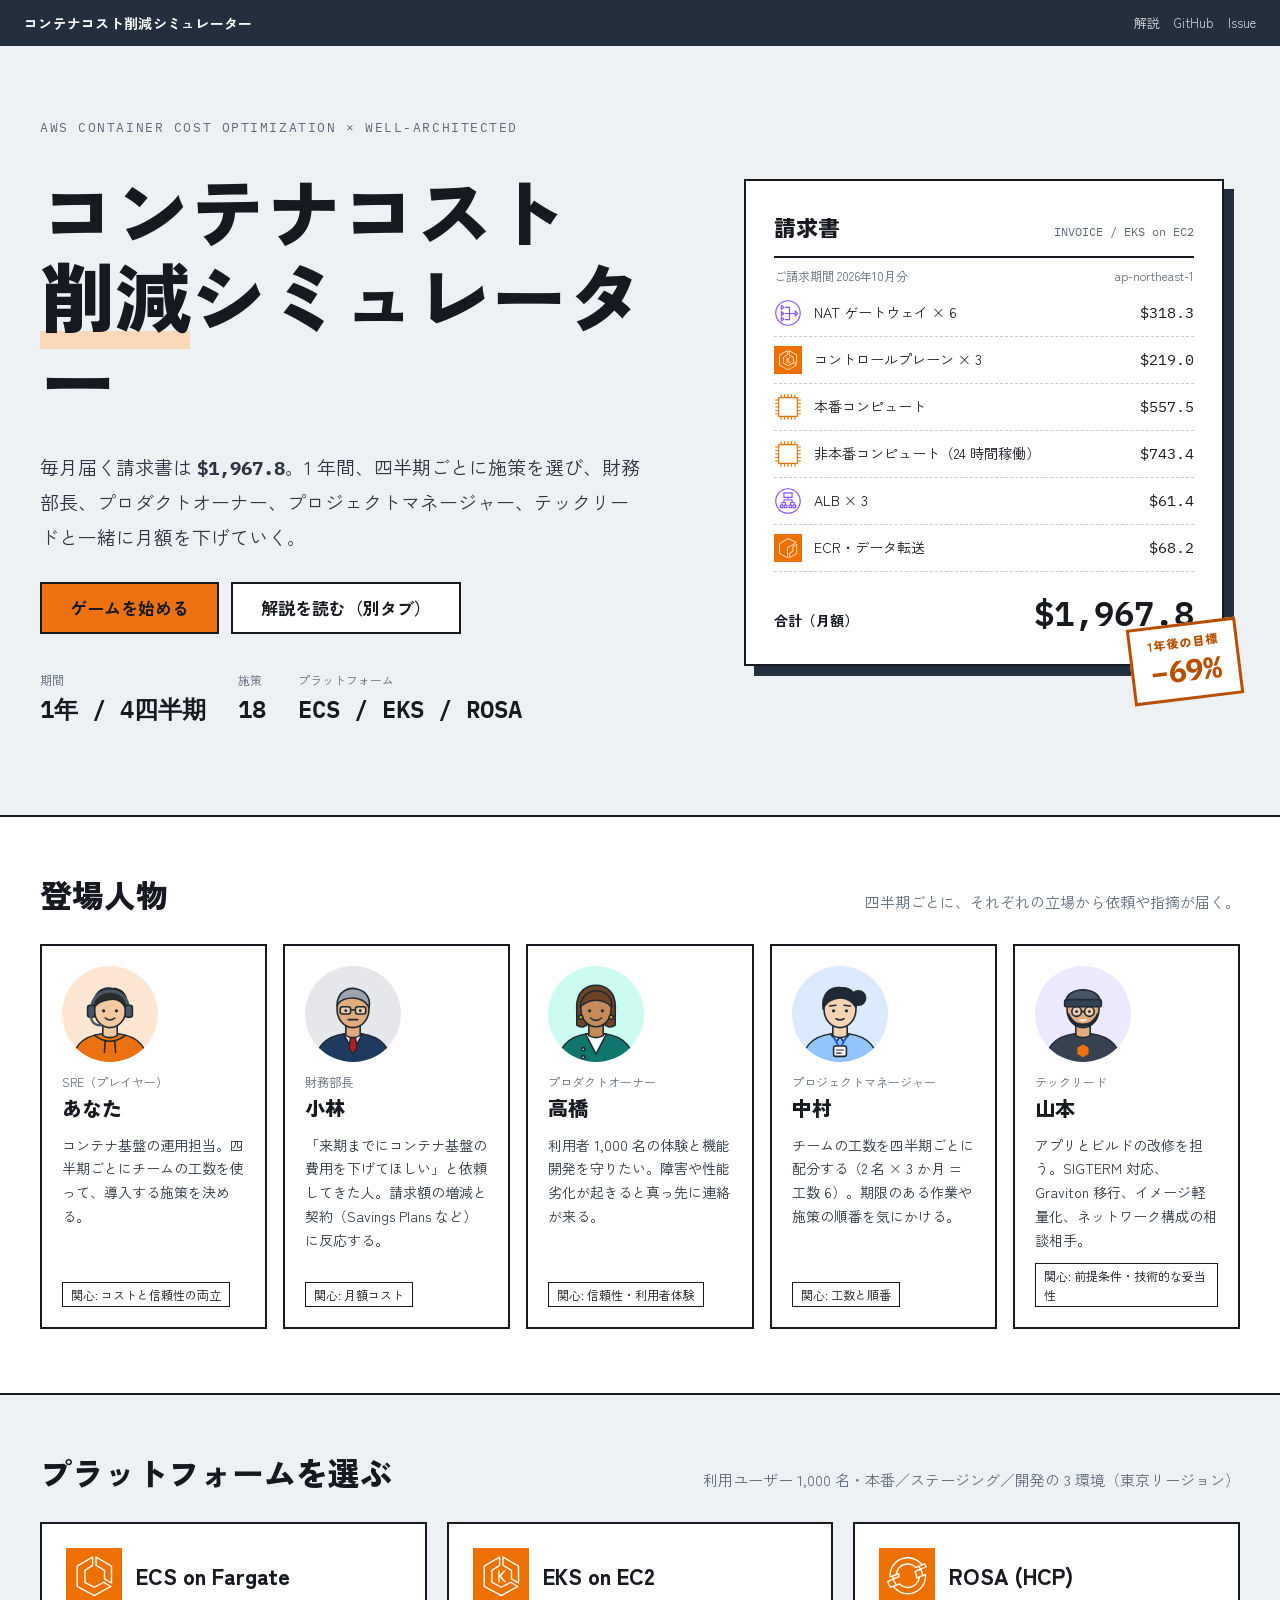
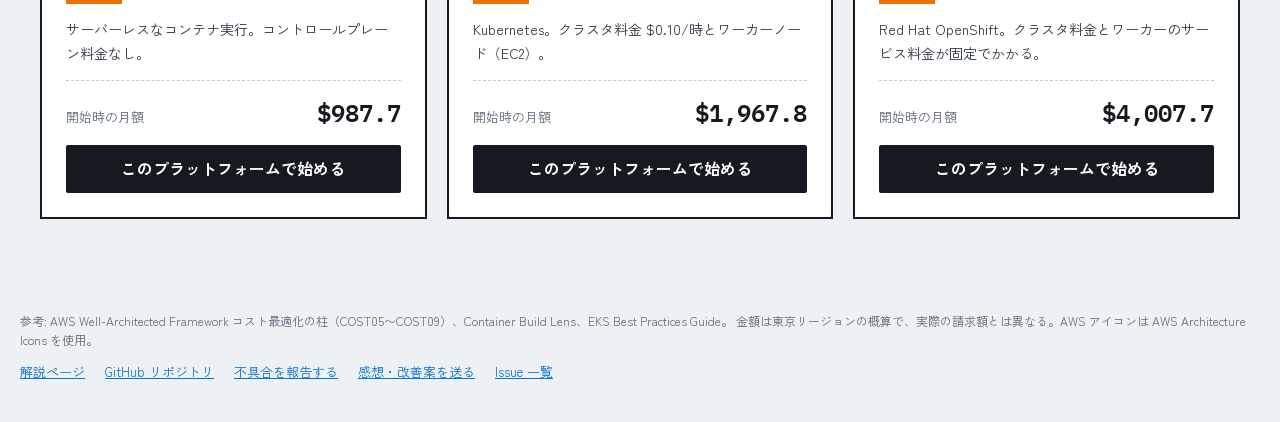
<file: index.html>
<!doctype html>
<html lang="ja">
<head>
<meta charset="utf-8">
<meta name="viewport" content="width=device-width, initial-scale=1">
<title>コンテナコスト削減シミュレーター</title>
<meta name="description" content="AWS コンテナサービス（ECS・EKS・ROSA）のコスト削減を Well-Architected に沿って 1 年間で体験するシミュレーションゲーム">
<link rel="icon" href="assets/icons/ecs.svg">
<link rel="preconnect" href="https://fonts.googleapis.com">
<link rel="preconnect" href="https://fonts.gstatic.com" crossorigin>
<link href="https://fonts.googleapis.com/css2?family=Zen+Kaku+Gothic+New:wght@400;500;700;900&family=IBM+Plex+Mono:wght@400;500;600&display=swap" rel="stylesheet">
<link rel="stylesheet" href="css/style.css">
</head>
<body>
<header class="topbar">
  <div class="brand">コンテナコスト削減シミュレーター</div>
  <div class="topbar-right" id="topbar-game">
    <span id="hdr-platform"></span>
    <span id="hdr-quarter"></span>
  </div>
  <nav class="topbar-links" aria-label="外部リンク">
    <a href="guide.html" target="_blank" rel="noopener">解説</a>
    <a href="https://github.com/MASAKIOKUDA-eng/container-cost-sumirator" target="_blank" rel="noopener">GitHub</a>
    <a href="https://github.com/MASAKIOKUDA-eng/container-cost-sumirator/issues" target="_blank" rel="noopener">Issue</a>
  </nav>
</header>

<!-- タイトル -->
<main id="title" hidden>
  <section class="hero">
    <div class="hero-copy">
      <div class="kicker">AWS CONTAINER COST OPTIMIZATION × WELL-ARCHITECTED</div>
      <h1>コンテナコスト<br><span class="hl">削減</span>シミュレーター</h1>
      <p class="lead">毎月届く請求書は <b id="hero-bill" class="num"></b>。1 年間、四半期ごとに施策を選び、財務部長、プロダクトオーナー、プロジェクトマネージャー、テックリードと一緒に月額を下げていく。</p>
      <div class="hero-actions">
        <a class="btn-lg primary" href="#choose">ゲームを始める</a>
        <a class="btn-lg" href="guide.html" target="_blank" rel="noopener">解説を読む（別タブ）</a>
      </div>
      <dl class="hero-stats">
        <div><dt>期間</dt><dd>1年 / 4四半期</dd></div>
        <div><dt>施策</dt><dd>18</dd></div>
        <div><dt>プラットフォーム</dt><dd>ECS / EKS / ROSA</dd></div>
      </dl>
    </div>
    <div class="hero-art">
      <div class="invoice" aria-label="請求書の例（EKS on EC2）">
        <div class="invoice-h"><span class="invoice-title">請求書</span><span class="invoice-sub">INVOICE / EKS on EC2</span></div>
        <div class="invoice-meta"><span>ご請求期間 2026年10月分</span><span>ap-northeast-1</span></div>
        <ul id="invoice-lines" class="invoice-lines"></ul>
        <div class="invoice-total"><span>合計（月額）</span><b id="invoice-total" class="num"></b></div>
        <div class="stamp"><div>1年後の目標</div><b id="invoice-target"></b></div>
      </div>
    </div>
  </section>

  <section class="band">
    <div class="band-inner">
      <div class="sec-head">
        <h2>登場人物</h2>
        <p>四半期ごとに、それぞれの立場から依頼や指摘が届く。</p>
      </div>
      <div id="people" class="people"></div>
    </div>
  </section>

  <section id="choose" class="choose">
    <div class="sec-head">
      <h2>プラットフォームを選ぶ</h2>
      <p>利用ユーザー 1,000 名・本番／ステージング／開発の 3 環境（東京リージョン）</p>
    </div>
    <div id="platforms" class="platforms"></div>
  </section>
</main>

<!-- ゲーム -->
<main id="game" class="wrap" hidden>
  <ol id="timeline" class="timeline" aria-label="1 年間の進行"></ol>

  <section class="metrics">
    <div class="metric"><div class="metric-label">月額コスト</div><div class="metric-value" id="m-total"></div><div class="metric-sub" id="m-total-sub"></div></div>
    <div class="metric"><div class="metric-label">削減率</div><div class="metric-value" id="m-red"></div><div class="metric-sub" id="m-red-sub"></div></div>
    <div class="metric"><div class="metric-label">信頼性スコア</div><div class="metric-value" id="m-rel"></div><div class="metric-sub"><a href="#rel-help" id="rel-help-link">スコアの説明</a></div></div>
    <div class="metric"><div class="metric-label">残り工数（この四半期）</div><div class="metric-value" id="m-effort"></div><div class="metric-sub">2 名 × 3 か月 ＝ 6</div></div>
    <div class="metric"><div class="metric-label">四半期</div><div class="metric-value" id="m-period"></div><div class="metric-sub">1 年間</div></div>
  </section>

  <details id="rel-help" class="help">
    <summary>信頼性スコアとは</summary>
    <div class="help-body">
      <p>サービスの安定性を 0〜100 で表す。100 から始まり、利用者や開発チームに影響する障害、冗長性の低下で下がる。1 年後のランクは削減額と信頼性スコアの両方で決まる（S は 90 以上が条件）。</p>
      <div class="help-cols">
        <div>
          <h3>下がる要因</h3>
          <ul id="rel-down"></ul>
        </div>
        <div>
          <h3>上がる要因</h3>
          <ul id="rel-up"></ul>
          <h3>具体例</h3>
          <p>第 1 四半期に SIGTERM 対応をせずに非本番へ Spot を入れると、ステージングのジョブが中断で落ちて −10。第 2 四半期に SIGTERM 対応を入れると +10 で回復し、その後障害がなければ毎四半期 +5。</p>
        </div>
      </div>
      <p><a href="guide.html#reliability" target="_blank" rel="noopener">解説ページで詳しく見る</a></p>
    </div>
  </details>

  <section class="panel briefing-panel">
    <h2 class="panel-h">今期のブリーフィング</h2>
    <ul id="briefing" class="briefing"></ul>
  </section>

  <div class="cols">
    <section class="panel">
      <h2 class="panel-h">構成図</h2>
      <div id="diagram" class="diagram"></div>
    </section>
    <div class="side">
      <section class="panel">
        <h2 class="panel-h">コスト内訳（USD/月）</h2>
        <div id="breakdown"></div>
      </section>
      <section class="panel">
        <h2 class="panel-h">月額の推移</h2>
        <div id="history" class="history"></div>
      </section>
    </div>
  </div>

  <div class="cols">
    <section class="panel">
      <h2 class="panel-h">施策 <a class="panel-link" href="guide.html#categories" target="_blank" rel="noopener">分類の説明</a></h2>
      <table id="measures" class="tbl measures"></table>
      <div class="actionbar">
        <span id="pending-note" class="muted"></span>
        <button id="btn-quit" class="btn">タイトルへ</button>
        <button id="btn-end" class="btn primary"></button>
      </div>
    </section>
    <section class="panel side">
      <h2 class="panel-h">イベントログ</h2>
      <ol id="log" class="log"></ol>
    </section>
  </div>
</main>

<!-- 結果 -->
<main id="result" class="wrap" hidden>
  <section class="panel result">
    <div id="result-body"></div>
    <section class="share">
      <h3>結果を X でポスト</h3>
      <textarea id="share-text" rows="7" aria-label="ポストの文面"></textarea>
      <div class="actionbar">
        <span id="share-count" class="muted"></span>
        <button id="btn-copy" class="btn">文面をコピー</button>
        <button id="btn-post" class="btn x">X でポスト</button>
      </div>
    </section>
    <div class="actionbar">
      <button id="btn-title" class="btn">別のプラットフォームで挑戦</button>
      <button id="btn-retry" class="btn primary">同じプラットフォームでもう一度</button>
    </div>
  </section>
</main>

<!-- 共有された結果 -->
<main id="shared" class="wrap" hidden>
  <section class="panel result">
    <div id="shared-body"></div>
    <div class="actionbar">
      <button id="btn-play" class="btn primary">自分も挑戦する</button>
    </div>
  </section>
</main>

<dialog id="dialog">
  <h2 id="dlg-title"></h2>
  <p id="dlg-summary" class="dlg-summary"></p>
  <ul id="dlg-body" class="events"></ul>
  <div class="actionbar"><button id="dlg-ok" class="btn primary"></button></div>
</dialog>

<footer class="foot wrap">
  <p>参考: AWS Well-Architected Framework コスト最適化の柱（COST05〜COST09）、Container Build Lens、EKS Best Practices Guide。
    金額は東京リージョンの概算で、実際の請求額とは異なる。AWS アイコンは AWS Architecture Icons を使用。</p>
  <ul class="foot-links">
    <li><a href="guide.html" target="_blank" rel="noopener">解説ページ</a></li>
    <li><a href="https://github.com/MASAKIOKUDA-eng/container-cost-sumirator" target="_blank" rel="noopener">GitHub リポジトリ</a></li>
    <li><a href="https://github.com/MASAKIOKUDA-eng/container-cost-sumirator/issues/new?template=bug_report.yml" target="_blank" rel="noopener">不具合を報告する</a></li>
    <li><a href="https://github.com/MASAKIOKUDA-eng/container-cost-sumirator/issues/new?template=feedback.yml" target="_blank" rel="noopener">感想・改善案を送る</a></li>
    <li><a href="https://github.com/MASAKIOKUDA-eng/container-cost-sumirator/issues" target="_blank" rel="noopener">Issue 一覧</a></li>
  </ul>
</footer>

<script src="js/model.js"></script>
<script src="js/measures.js"></script>
<script src="js/characters.js"></script>
<script src="js/game.js"></script>
</body>
</html>
</file>
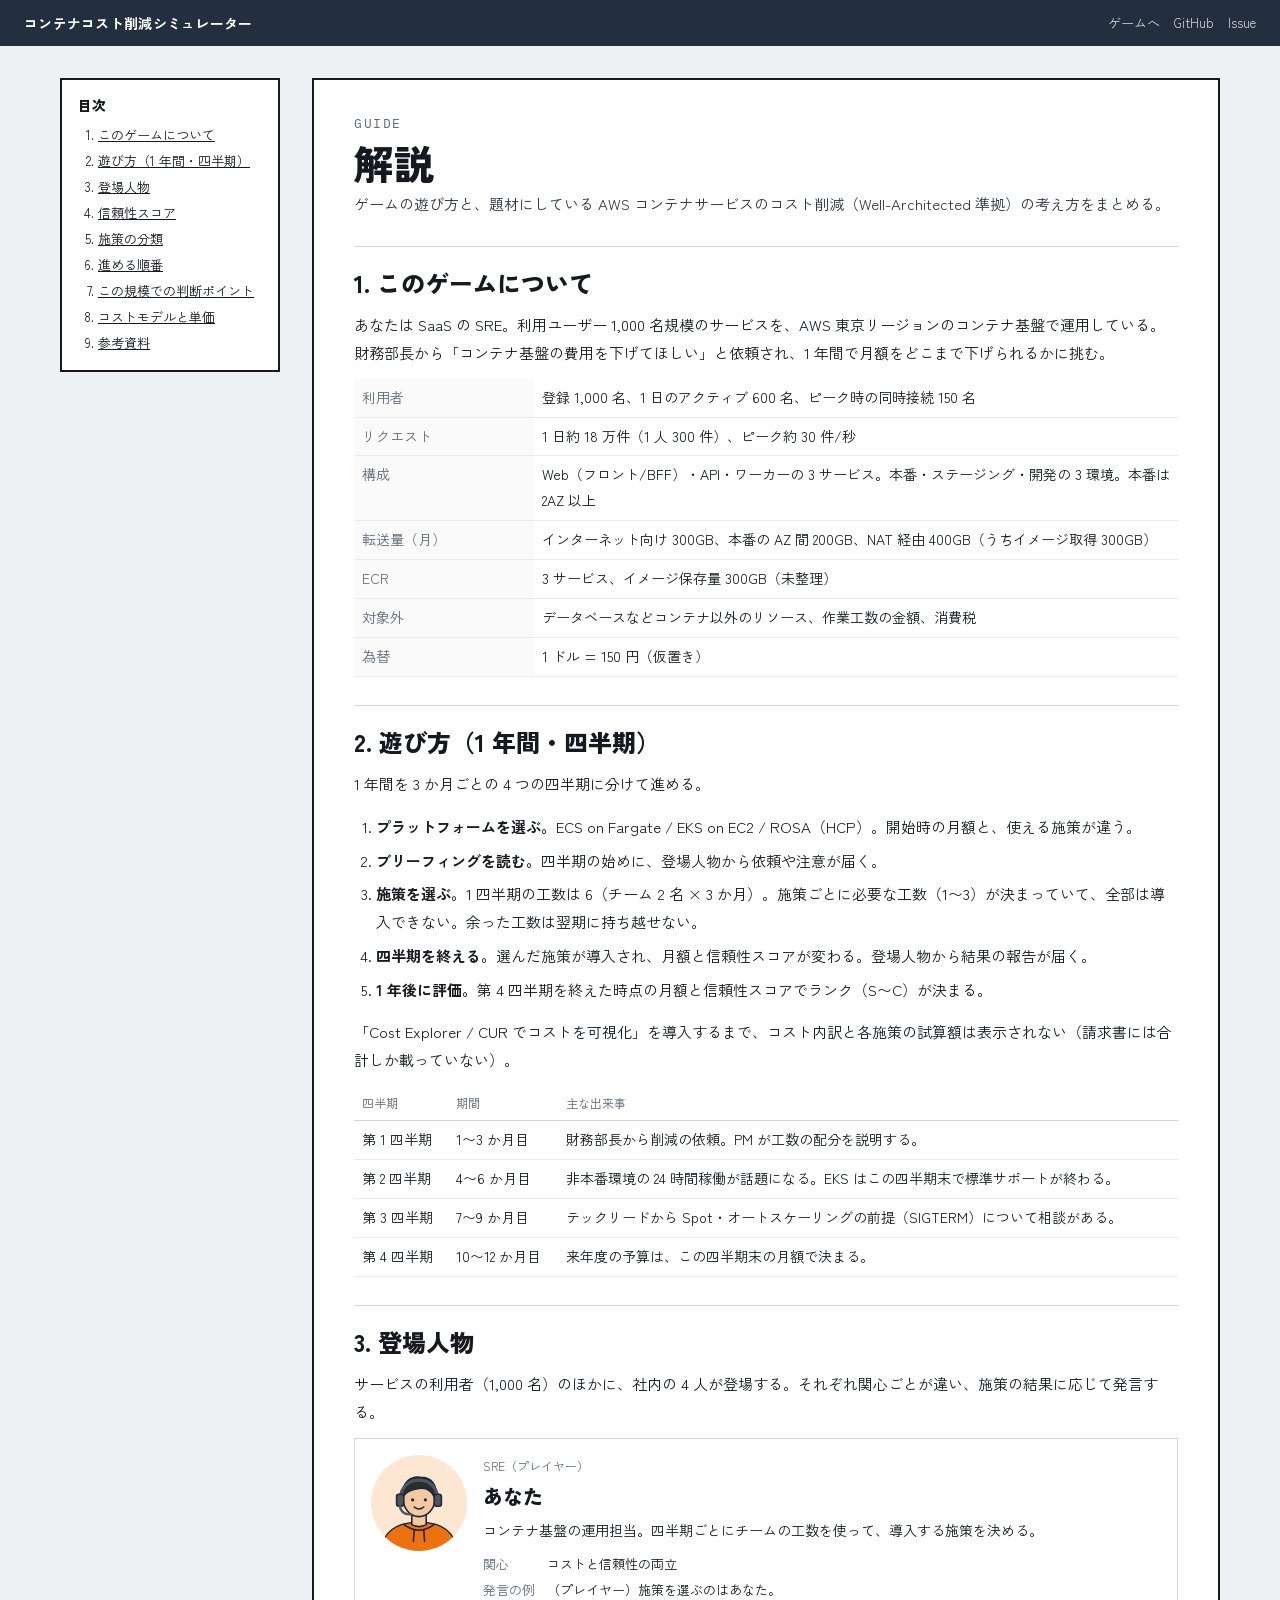
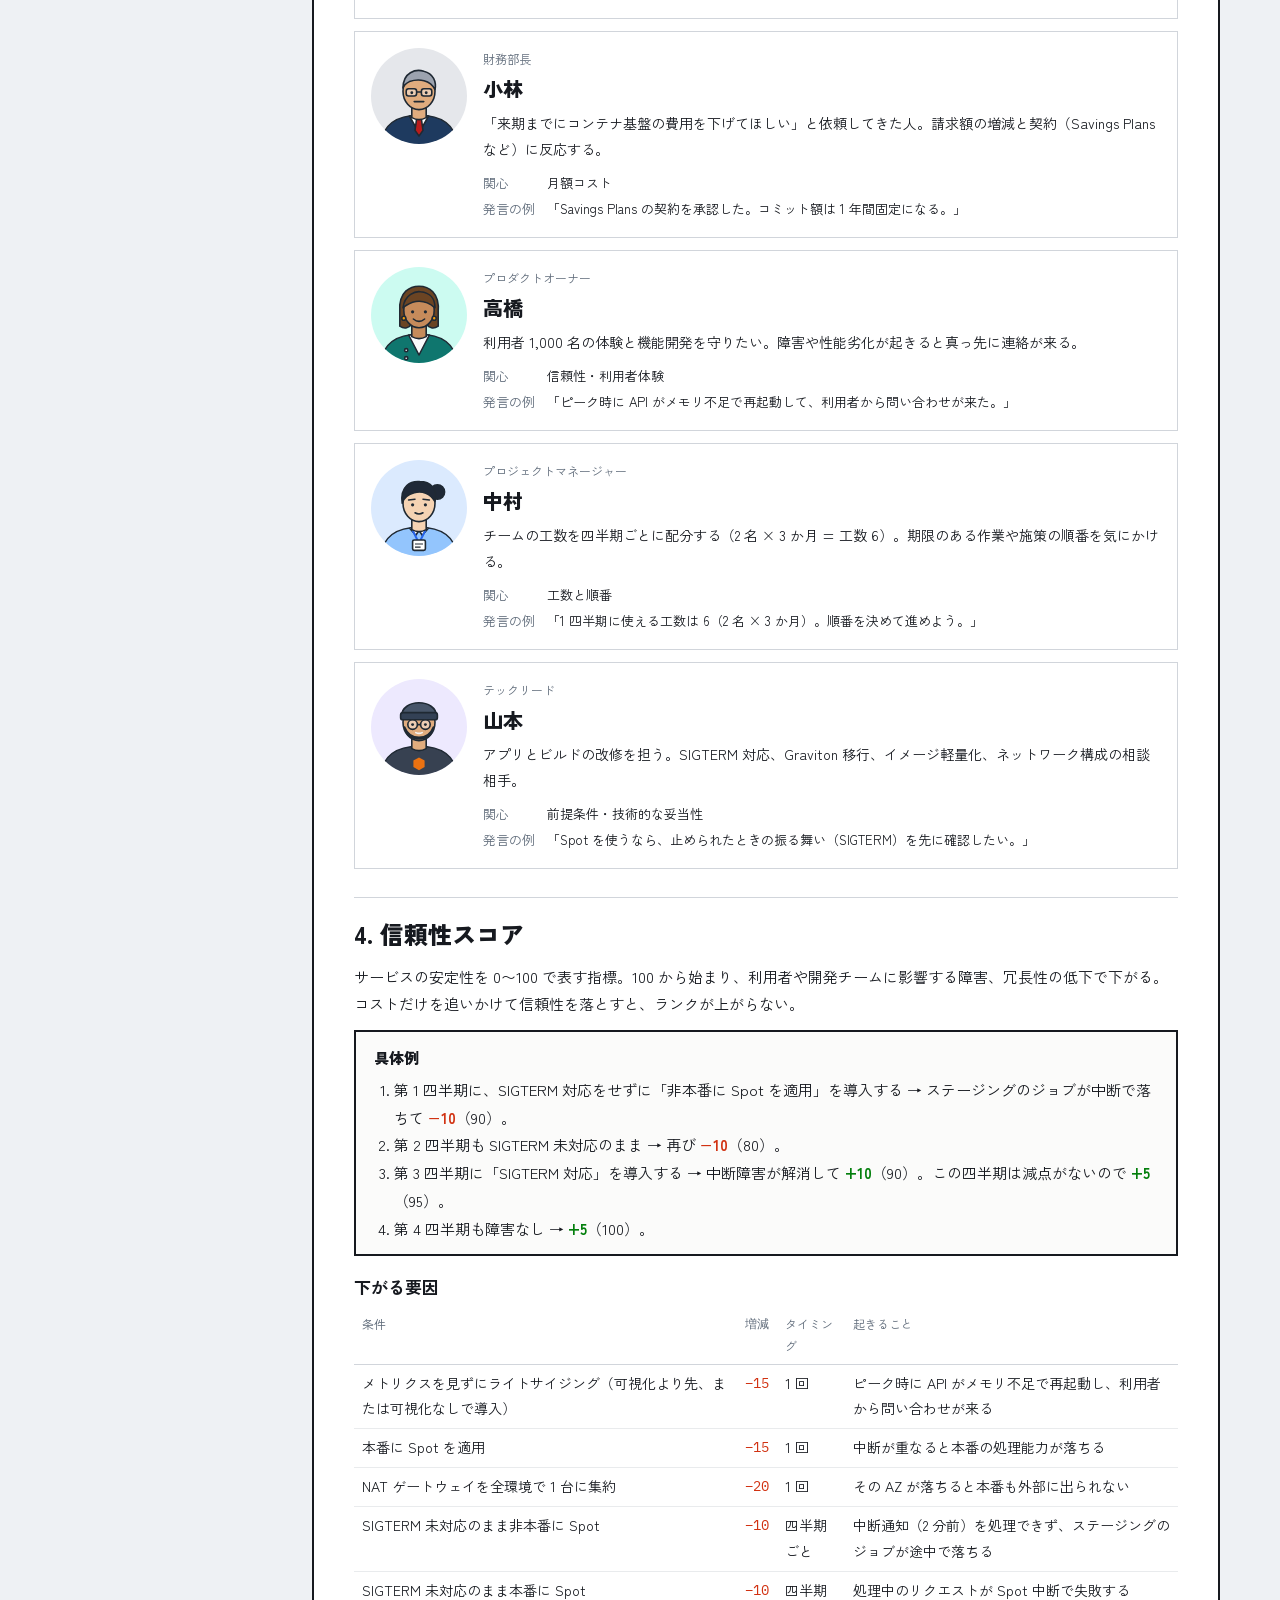
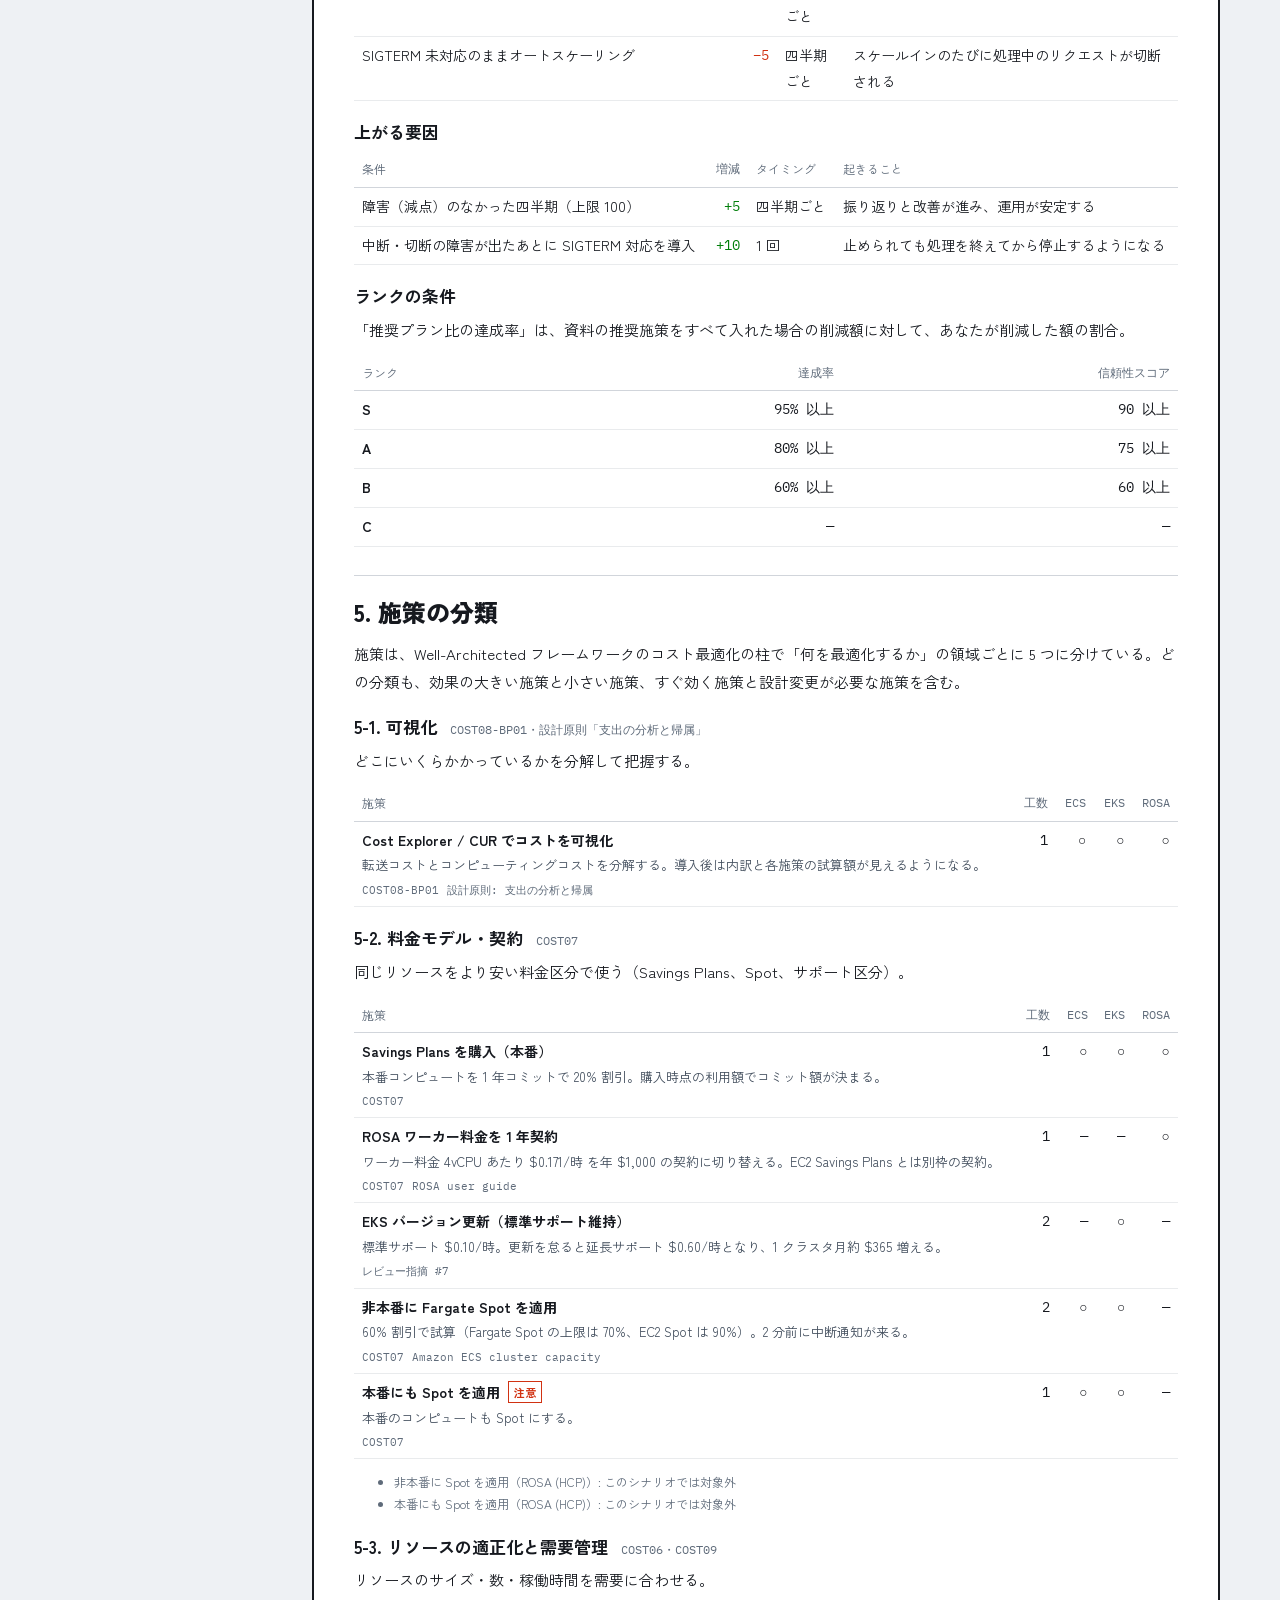
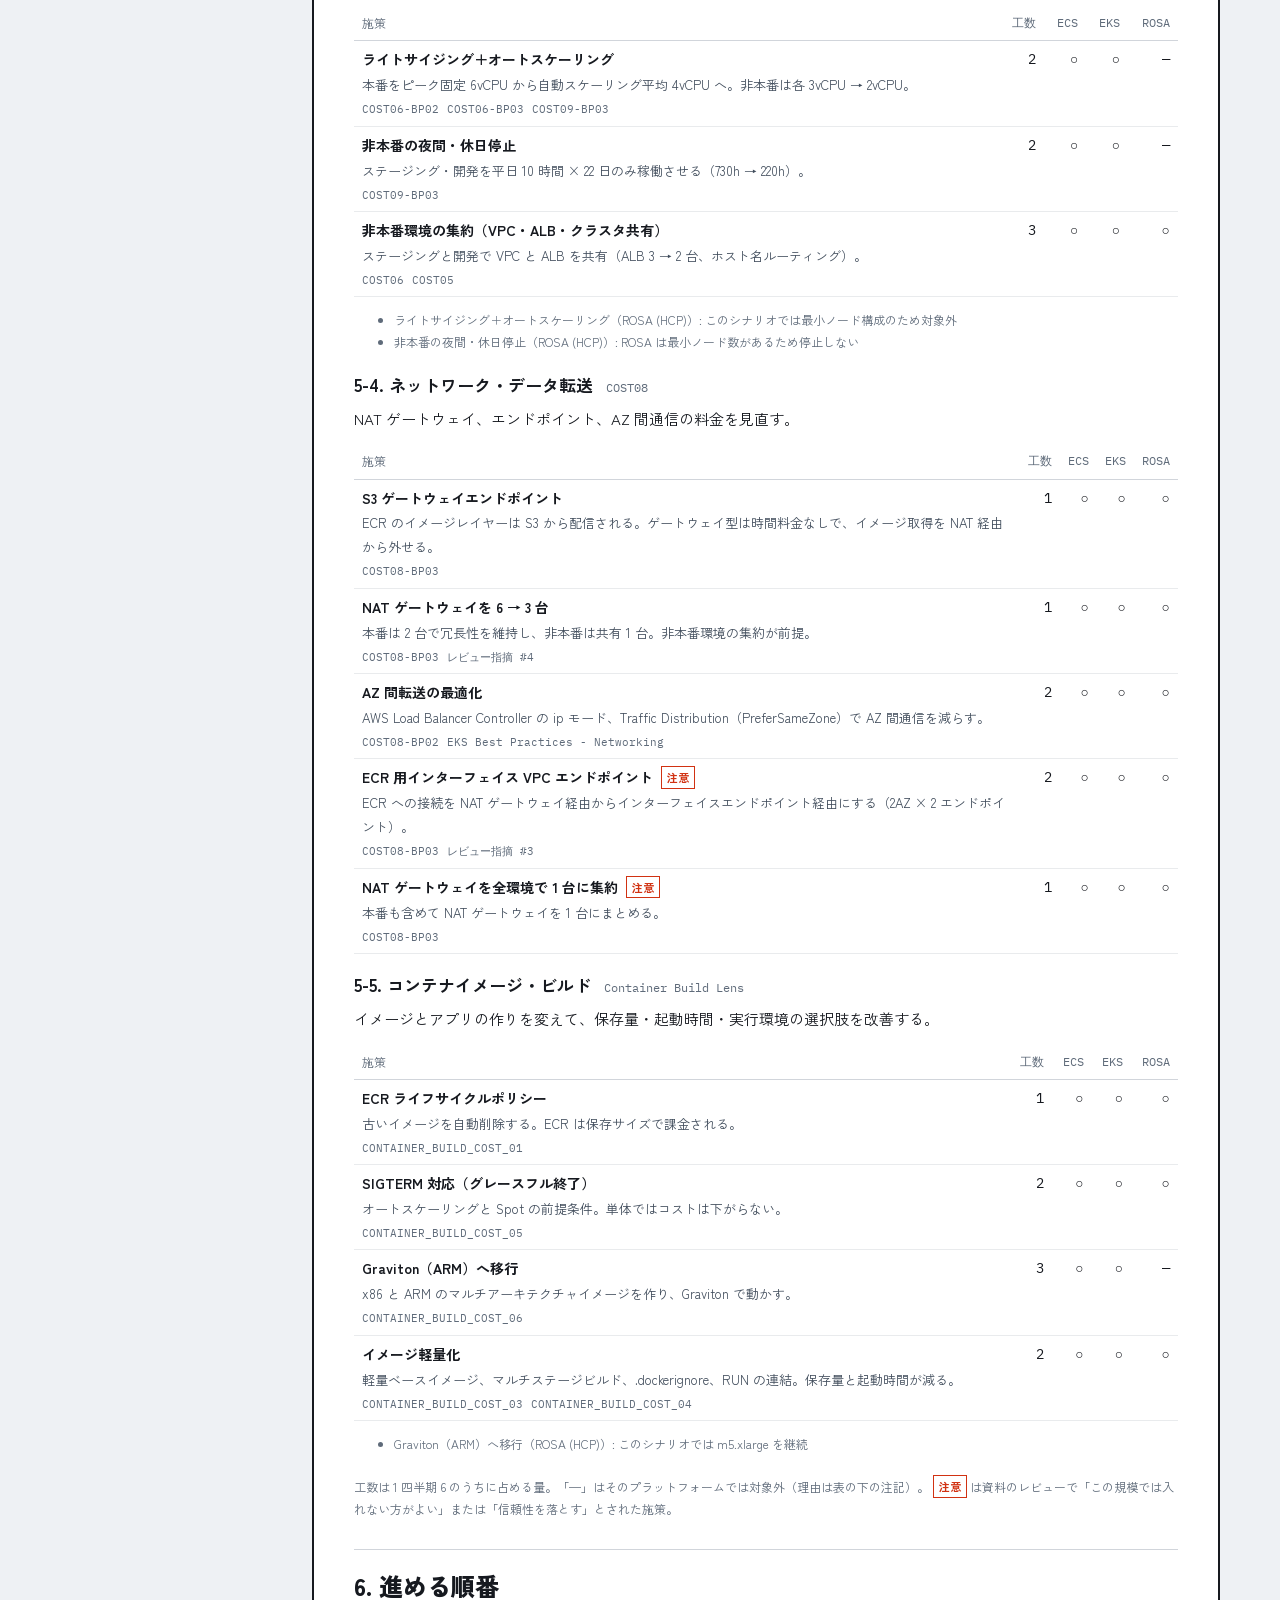
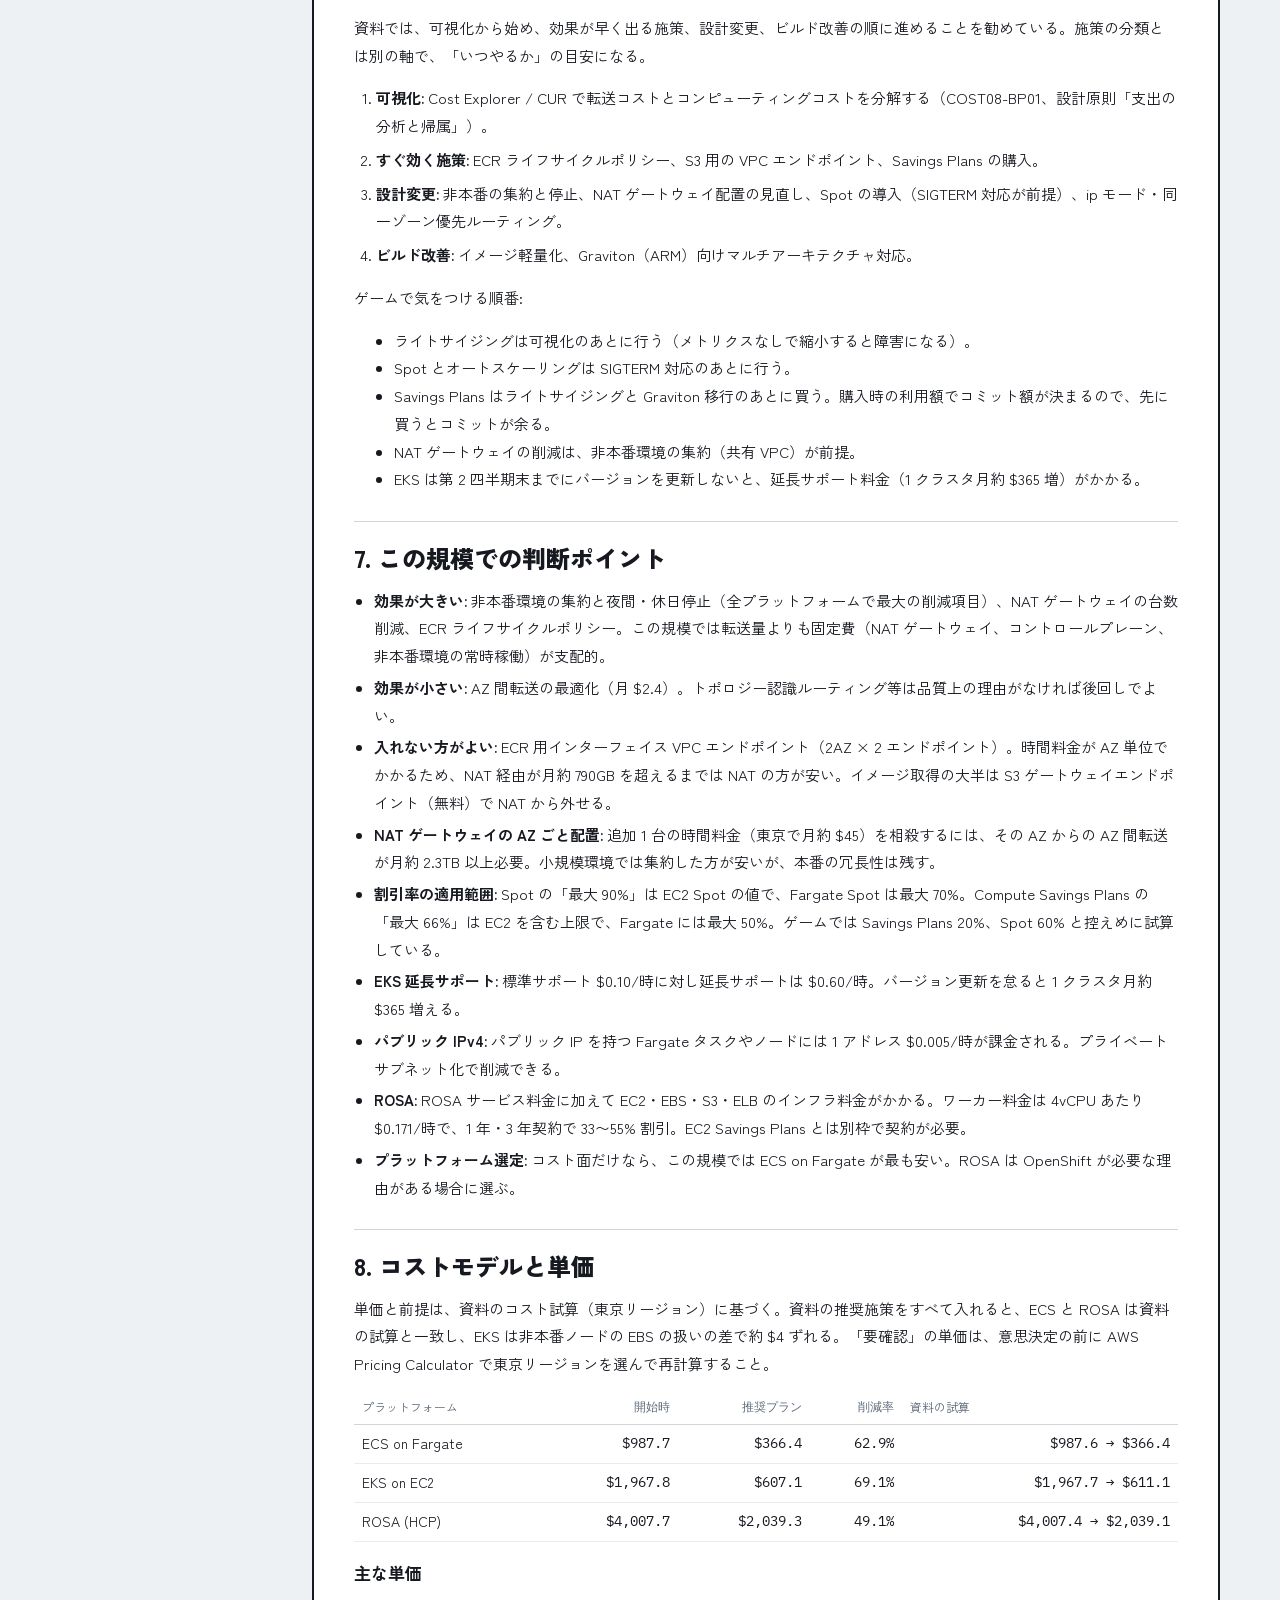
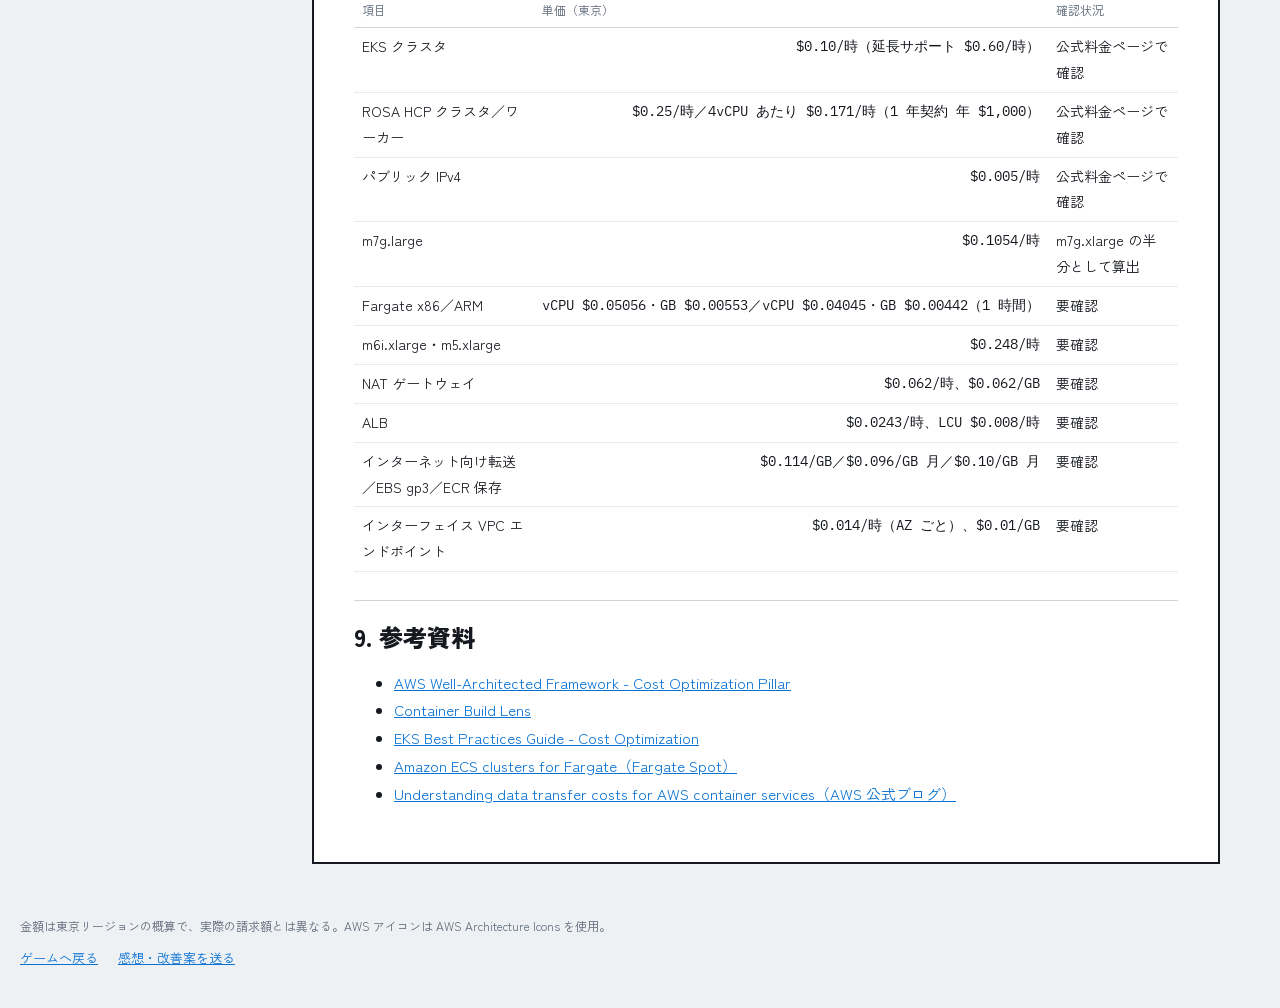
<file: guide.html>
<!doctype html>
<html lang="ja">
<head>
<meta charset="utf-8">
<meta name="viewport" content="width=device-width, initial-scale=1">
<title>解説｜コンテナコスト削減シミュレーター</title>
<meta name="description" content="コンテナコスト削減シミュレーターの遊び方、登場人物、信頼性スコア、施策の分類、Well-Architected に基づく判断ポイントの解説">
<link rel="icon" href="assets/icons/ecs.svg">
<link rel="preconnect" href="https://fonts.googleapis.com">
<link rel="preconnect" href="https://fonts.gstatic.com" crossorigin>
<link href="https://fonts.googleapis.com/css2?family=Zen+Kaku+Gothic+New:wght@400;500;700;900&family=IBM+Plex+Mono:wght@400;500;600&display=swap" rel="stylesheet">
<link rel="stylesheet" href="css/style.css">
</head>
<body data-screen="guide">
<header class="topbar">
  <a class="brand" href="index.html">コンテナコスト削減シミュレーター</a>
  <nav class="topbar-links" aria-label="外部リンク">
    <a href="index.html">ゲームへ</a>
    <a href="https://github.com/MASAKIOKUDA-eng/container-cost-sumirator" target="_blank" rel="noopener">GitHub</a>
    <a href="https://github.com/MASAKIOKUDA-eng/container-cost-sumirator/issues" target="_blank" rel="noopener">Issue</a>
  </nav>
</header>

<div class="guide">
  <nav class="toc" aria-label="目次">
    <div class="toc-h">目次</div>
    <ol>
      <li><a href="#about">このゲームについて</a></li>
      <li><a href="#howto">遊び方（1 年間・四半期）</a></li>
      <li><a href="#people">登場人物</a></li>
      <li><a href="#reliability">信頼性スコア</a></li>
      <li><a href="#categories">施策の分類</a></li>
      <li><a href="#order">進める順番</a></li>
      <li><a href="#points">この規模での判断ポイント</a></li>
      <li><a href="#model">コストモデルと単価</a></li>
      <li><a href="#refs">参考資料</a></li>
    </ol>
  </nav>

  <main class="guide-body">
    <header class="guide-head">
      <div class="kicker">GUIDE</div>
      <h1>解説</h1>
      <p>ゲームの遊び方と、題材にしている AWS コンテナサービスのコスト削減（Well-Architected 準拠）の考え方をまとめる。</p>
    </header>

    <section id="about">
      <h2>1. このゲームについて</h2>
      <p>あなたは SaaS の SRE。利用ユーザー 1,000 名規模のサービスを、AWS 東京リージョンのコンテナ基盤で運用している。財務部長から「コンテナ基盤の費用を下げてほしい」と依頼され、1 年間で月額をどこまで下げられるかに挑む。</p>
      <table class="tbl kv">
        <tr><th>利用者</th><td>登録 1,000 名、1 日のアクティブ 600 名、ピーク時の同時接続 150 名</td></tr>
        <tr><th>リクエスト</th><td>1 日約 18 万件（1 人 300 件）、ピーク約 30 件/秒</td></tr>
        <tr><th>構成</th><td>Web（フロント/BFF）・API・ワーカーの 3 サービス。本番・ステージング・開発の 3 環境。本番は 2AZ 以上</td></tr>
        <tr><th>転送量（月）</th><td>インターネット向け 300GB、本番の AZ 間 200GB、NAT 経由 400GB（うちイメージ取得 300GB）</td></tr>
        <tr><th>ECR</th><td>3 サービス、イメージ保存量 300GB（未整理）</td></tr>
        <tr><th>対象外</th><td>データベースなどコンテナ以外のリソース、作業工数の金額、消費税</td></tr>
        <tr><th>為替</th><td>1 ドル = 150 円（仮置き）</td></tr>
      </table>
    </section>

    <section id="howto">
      <h2>2. 遊び方（1 年間・四半期）</h2>
      <p>1 年間を 3 か月ごとの 4 つの四半期に分けて進める。</p>
      <ol class="steps">
        <li><b>プラットフォームを選ぶ。</b>ECS on Fargate / EKS on EC2 / ROSA（HCP）。開始時の月額と、使える施策が違う。</li>
        <li><b>ブリーフィングを読む。</b>四半期の始めに、登場人物から依頼や注意が届く。</li>
        <li><b>施策を選ぶ。</b>1 四半期の工数は 6（チーム 2 名 × 3 か月）。施策ごとに必要な工数（1〜3）が決まっていて、全部は導入できない。余った工数は翌期に持ち越せない。</li>
        <li><b>四半期を終える。</b>選んだ施策が導入され、月額と信頼性スコアが変わる。登場人物から結果の報告が届く。</li>
        <li><b>1 年後に評価。</b>第 4 四半期を終えた時点の月額と信頼性スコアでランク（S〜C）が決まる。</li>
      </ol>
      <p>「Cost Explorer / CUR でコストを可視化」を導入するまで、コスト内訳と各施策の試算額は表示されない（請求書には合計しか載っていない）。</p>
      <table class="tbl" id="timeline-table">
        <thead><tr><th>四半期</th><th>期間</th><th>主な出来事</th></tr></thead>
        <tbody>
          <tr><td>第 1 四半期</td><td>1〜3 か月目</td><td>財務部長から削減の依頼。PM が工数の配分を説明する。</td></tr>
          <tr><td>第 2 四半期</td><td>4〜6 か月目</td><td>非本番環境の 24 時間稼働が話題になる。EKS はこの四半期末で標準サポートが終わる。</td></tr>
          <tr><td>第 3 四半期</td><td>7〜9 か月目</td><td>テックリードから Spot・オートスケーリングの前提（SIGTERM）について相談がある。</td></tr>
          <tr><td>第 4 四半期</td><td>10〜12 か月目</td><td>来年度の予算は、この四半期末の月額で決まる。</td></tr>
        </tbody>
      </table>
    </section>

    <section id="people">
      <h2>3. 登場人物</h2>
      <p>サービスの利用者（1,000 名）のほかに、社内の 4 人が登場する。それぞれ関心ごとが違い、施策の結果に応じて発言する。</p>
      <div id="guide-people" class="guide-people"></div>
    </section>

    <section id="reliability">
      <h2>4. 信頼性スコア</h2>
      <p>サービスの安定性を 0〜100 で表す指標。100 から始まり、利用者や開発チームに影響する障害、冗長性の低下で下がる。コストだけを追いかけて信頼性を落とすと、ランクが上がらない。</p>
      <div class="example">
        <div class="example-h">具体例</div>
        <ol>
          <li>第 1 四半期に、SIGTERM 対応をせずに「非本番に Spot を適用」を導入する → ステージングのジョブが中断で落ちて <b class="up">−10</b>（90）。</li>
          <li>第 2 四半期も SIGTERM 未対応のまま → 再び <b class="up">−10</b>（80）。</li>
          <li>第 3 四半期に「SIGTERM 対応」を導入する → 中断障害が解消して <b class="down">+10</b>（90）。この四半期は減点がないので <b class="down">+5</b>（95）。</li>
          <li>第 4 四半期も障害なし → <b class="down">+5</b>（100）。</li>
        </ol>
      </div>
      <h3>下がる要因</h3>
      <table class="tbl"><thead><tr><th>条件</th><th class="num">増減</th><th>タイミング</th><th>起きること</th></tr></thead><tbody id="rel-down-table"></tbody></table>
      <h3>上がる要因</h3>
      <table class="tbl"><thead><tr><th>条件</th><th class="num">増減</th><th>タイミング</th><th>起きること</th></tr></thead><tbody id="rel-up-table"></tbody></table>
      <h3>ランクの条件</h3>
      <p>「推奨プラン比の達成率」は、資料の推奨施策をすべて入れた場合の削減額に対して、あなたが削減した額の割合。</p>
      <table class="tbl"><thead><tr><th>ランク</th><th class="num">達成率</th><th class="num">信頼性スコア</th></tr></thead><tbody id="rank-table"></tbody></table>
    </section>

    <section id="categories">
      <h2>5. 施策の分類</h2>
      <p>施策は、Well-Architected フレームワークのコスト最適化の柱で「何を最適化するか」の領域ごとに 5 つに分けている。どの分類も、効果の大きい施策と小さい施策、すぐ効く施策と設計変更が必要な施策を含む。</p>
      <div id="category-tables"></div>
      <p class="small muted">工数は 1 四半期 6 のうちに占める量。「—」はそのプラットフォームでは対象外（理由は表の下の注記）。<span class="trap-mark">注意</span> は資料のレビューで「この規模では入れない方がよい」または「信頼性を落とす」とされた施策。</p>
    </section>

    <section id="order">
      <h2>6. 進める順番</h2>
      <p>資料では、可視化から始め、効果が早く出る施策、設計変更、ビルド改善の順に進めることを勧めている。施策の分類とは別の軸で、「いつやるか」の目安になる。</p>
      <ol class="steps">
        <li><b>可視化:</b> Cost Explorer / CUR で転送コストとコンピューティングコストを分解する（COST08-BP01、設計原則「支出の分析と帰属」）。</li>
        <li><b>すぐ効く施策:</b> ECR ライフサイクルポリシー、S3 用の VPC エンドポイント、Savings Plans の購入。</li>
        <li><b>設計変更:</b> 非本番の集約と停止、NAT ゲートウェイ配置の見直し、Spot の導入（SIGTERM 対応が前提）、ip モード・同一ゾーン優先ルーティング。</li>
        <li><b>ビルド改善:</b> イメージ軽量化、Graviton（ARM）向けマルチアーキテクチャ対応。</li>
      </ol>
      <p>ゲームで気をつける順番:</p>
      <ul>
        <li>ライトサイジングは可視化のあとに行う（メトリクスなしで縮小すると障害になる）。</li>
        <li>Spot とオートスケーリングは SIGTERM 対応のあとに行う。</li>
        <li>Savings Plans はライトサイジングと Graviton 移行のあとに買う。購入時の利用額でコミット額が決まるので、先に買うとコミットが余る。</li>
        <li>NAT ゲートウェイの削減は、非本番環境の集約（共有 VPC）が前提。</li>
        <li>EKS は第 2 四半期末までにバージョンを更新しないと、延長サポート料金（1 クラスタ月約 $365 増）がかかる。</li>
      </ul>
    </section>

    <section id="points">
      <h2>7. この規模での判断ポイント</h2>
      <ul class="points">
        <li><b>効果が大きい:</b> 非本番環境の集約と夜間・休日停止（全プラットフォームで最大の削減項目）、NAT ゲートウェイの台数削減、ECR ライフサイクルポリシー。この規模では転送量よりも固定費（NAT ゲートウェイ、コントロールプレーン、非本番環境の常時稼働）が支配的。</li>
        <li><b>効果が小さい:</b> AZ 間転送の最適化（月 $2.4）。トポロジー認識ルーティング等は品質上の理由がなければ後回しでよい。</li>
        <li><b>入れない方がよい:</b> ECR 用インターフェイス VPC エンドポイント（2AZ × 2 エンドポイント）。時間料金が AZ 単位でかかるため、NAT 経由が月約 790GB を超えるまでは NAT の方が安い。イメージ取得の大半は S3 ゲートウェイエンドポイント（無料）で NAT から外せる。</li>
        <li><b>NAT ゲートウェイの AZ ごと配置:</b> 追加 1 台の時間料金（東京で月約 $45）を相殺するには、その AZ からの AZ 間転送が月約 2.3TB 以上必要。小規模環境では集約した方が安いが、本番の冗長性は残す。</li>
        <li><b>割引率の適用範囲:</b> Spot の「最大 90%」は EC2 Spot の値で、Fargate Spot は最大 70%。Compute Savings Plans の「最大 66%」は EC2 を含む上限で、Fargate には最大 50%。ゲームでは Savings Plans 20%、Spot 60% と控えめに試算している。</li>
        <li><b>EKS 延長サポート:</b> 標準サポート $0.10/時に対し延長サポートは $0.60/時。バージョン更新を怠ると 1 クラスタ月約 $365 増える。</li>
        <li><b>パブリック IPv4:</b> パブリック IP を持つ Fargate タスクやノードには 1 アドレス $0.005/時が課金される。プライベートサブネット化で削減できる。</li>
        <li><b>ROSA:</b> ROSA サービス料金に加えて EC2・EBS・S3・ELB のインフラ料金がかかる。ワーカー料金は 4vCPU あたり $0.171/時で、1 年・3 年契約で 33〜55% 割引。EC2 Savings Plans とは別枠で契約が必要。</li>
        <li><b>プラットフォーム選定:</b> コスト面だけなら、この規模では ECS on Fargate が最も安い。ROSA は OpenShift が必要な理由がある場合に選ぶ。</li>
      </ul>
    </section>

    <section id="model">
      <h2>8. コストモデルと単価</h2>
      <p>単価と前提は、資料のコスト試算（東京リージョン）に基づく。資料の推奨施策をすべて入れると、ECS と ROSA は資料の試算と一致し、EKS は非本番ノードの EBS の扱いの差で約 $4 ずれる。「要確認」の単価は、意思決定の前に AWS Pricing Calculator で東京リージョンを選んで再計算すること。</p>
      <table class="tbl"><thead><tr><th>プラットフォーム</th><th class="num">開始時</th><th class="num">推奨プラン</th><th class="num">削減率</th><th>資料の試算</th></tr></thead><tbody id="platform-table"></tbody></table>
      <h3>主な単価</h3>
      <table class="tbl"><thead><tr><th>項目</th><th>単価（東京）</th><th>確認状況</th></tr></thead>
        <tbody>
          <tr><td>EKS クラスタ</td><td class="num">$0.10/時（延長サポート $0.60/時）</td><td>公式料金ページで確認</td></tr>
          <tr><td>ROSA HCP クラスタ／ワーカー</td><td class="num">$0.25/時／4vCPU あたり $0.171/時（1 年契約 年 $1,000）</td><td>公式料金ページで確認</td></tr>
          <tr><td>パブリック IPv4</td><td class="num">$0.005/時</td><td>公式料金ページで確認</td></tr>
          <tr><td>m7g.large</td><td class="num">$0.1054/時</td><td>m7g.xlarge の半分として算出</td></tr>
          <tr><td>Fargate x86／ARM</td><td class="num">vCPU $0.05056・GB $0.00553／vCPU $0.04045・GB $0.00442（1 時間）</td><td>要確認</td></tr>
          <tr><td>m6i.xlarge・m5.xlarge</td><td class="num">$0.248/時</td><td>要確認</td></tr>
          <tr><td>NAT ゲートウェイ</td><td class="num">$0.062/時、$0.062/GB</td><td>要確認</td></tr>
          <tr><td>ALB</td><td class="num">$0.0243/時、LCU $0.008/時</td><td>要確認</td></tr>
          <tr><td>インターネット向け転送／EBS gp3／ECR 保存</td><td class="num">$0.114/GB／$0.096/GB 月／$0.10/GB 月</td><td>要確認</td></tr>
          <tr><td>インターフェイス VPC エンドポイント</td><td class="num">$0.014/時（AZ ごと）、$0.01/GB</td><td>要確認</td></tr>
        </tbody>
      </table>
    </section>

    <section id="refs">
      <h2>9. 参考資料</h2>
      <ul>
        <li><a href="https://docs.aws.amazon.com/wellarchitected/latest/cost-optimization-pillar/welcome.html" target="_blank" rel="noopener">AWS Well-Architected Framework - Cost Optimization Pillar</a></li>
        <li><a href="https://docs.aws.amazon.com/wellarchitected/latest/container-build-lens/container-build-lens.html" target="_blank" rel="noopener">Container Build Lens</a></li>
        <li><a href="https://docs.aws.amazon.com/eks/latest/best-practices/cost-opt.html" target="_blank" rel="noopener">EKS Best Practices Guide - Cost Optimization</a></li>
        <li><a href="https://docs.aws.amazon.com/AmazonECS/latest/developerguide/fargate-capacity-providers.html" target="_blank" rel="noopener">Amazon ECS clusters for Fargate（Fargate Spot）</a></li>
        <li><a href="https://aws.amazon.com/blogs/containers/understanding-data-transfer-costs-for-aws-container-services/" target="_blank" rel="noopener">Understanding data transfer costs for AWS container services（AWS 公式ブログ）</a></li>
      </ul>
    </section>
  </main>
</div>

<footer class="foot wrap">
  <p>金額は東京リージョンの概算で、実際の請求額とは異なる。AWS アイコンは AWS Architecture Icons を使用。</p>
  <ul class="foot-links">
    <li><a href="index.html">ゲームへ戻る</a></li>
    <li><a href="https://github.com/MASAKIOKUDA-eng/container-cost-sumirator/issues/new?template=feedback.yml" target="_blank" rel="noopener">感想・改善案を送る</a></li>
  </ul>
</footer>

<script src="js/model.js"></script>
<script src="js/measures.js"></script>
<script src="js/characters.js"></script>
<script src="js/guide.js"></script>
</body>
</html>
</file>
<file: css/style.css>
:root {
  --ink: #16191f;
  --sub: #5f6b7a;
  --line: #d1d5db;
  --line-soft: #e9ebed;
  --bg: #eef1f4;
  --panel: #ffffff;
  --head: #232f3e;
  --accent: #ec7211;
  --accent-soft: #fbd9b8;
  --accent-dark: #b84f00;
  --down: #037f0c;
  --up: #d13212;
  --warn: #8d6605;
  --sel: #f1faff;
  --sel-line: #0972d3;
  --num: "IBM Plex Mono", "SFMono-Regular", Consolas, Menlo, monospace;
  --font: "Zen Kaku Gothic New", "Hiragino Sans", "Hiragino Kaku Gothic ProN", "Noto Sans JP", "Yu Gothic UI", Meiryo, sans-serif;
}

* { box-sizing: border-box; }
html { -webkit-text-size-adjust: 100%; scroll-behavior: smooth; }
body {
  margin: 0;
  background: var(--bg);
  color: var(--ink);
  font-family: var(--font);
  font-size: 14px;
  line-height: 1.6;
}
[hidden] { display: none !important; }
h1, h2, h3 { line-height: 1.35; margin: 0; }
img { display: block; }
a { color: #0972d3; }

.topbar {
  background: var(--head);
  color: #fff;
  display: flex;
  align-items: center;
  gap: 20px;
  padding: 0 24px;
  min-height: 46px;
  position: sticky;
  top: 0;
  z-index: 10;
}
.brand { font-weight: 700; font-size: 14px; letter-spacing: .02em; margin-right: auto; color: #fff; text-decoration: none; }
.topbar-right { display: flex; gap: 20px; align-items: center; font-size: 13px; }
.topbar-right img { width: 20px; height: 20px; display: inline-block; vertical-align: -5px; margin-right: 4px; }
#hdr-platform:empty, #hdr-quarter:empty { display: none; }
body:not([data-screen="game"]) .topbar-right { display: none; }

.wrap { max-width: 1320px; margin: 0 auto; padding: 16px 20px; }
.num { font-family: var(--num); }

/* タイトル（Claude Design のデザインを移植） */
.hero { max-width: 1280px; margin: 0 auto; padding: 72px 40px 88px; display: flex; flex-wrap: wrap; gap: 56px; align-items: center; }
.hero-copy { flex: 1 1 560px; min-width: 0; display: flex; flex-direction: column; gap: 28px; }
.kicker { font-family: var(--num); font-size: 13px; letter-spacing: .12em; color: var(--sub); }
.hero h1 { font-size: 76px; line-height: 1.12; font-weight: 900; letter-spacing: -.01em; }
.hl { box-shadow: inset 0 -18px 0 var(--accent-soft); }
.lead { margin: 0; font-size: 19px; line-height: 1.8; max-width: 600px; color: #2b3440; }
.hero-actions { display: flex; flex-wrap: wrap; gap: 12px; }
.btn-lg { display: inline-flex; align-items: center; min-height: 52px; padding: 0 28px; background: #fff; color: var(--ink); font-weight: 700; font-size: 17px; text-decoration: none; border: 2px solid var(--ink); }
.btn-lg.primary { background: var(--accent); }
.btn-lg:hover { background: #fafafa; }
.btn-lg.primary:hover { background: #f08a3a; }
.btn-lg:focus-visible { outline: 3px solid var(--sel-line); outline-offset: 3px; }
.hero-stats { display: flex; flex-wrap: wrap; gap: 32px; margin: 8px 0 0; }
.hero-stats dt { font-size: 12px; color: var(--sub); }
.hero-stats dd { margin: 0; font-family: var(--num); font-size: 24px; font-weight: 600; }
.hero-art { flex: 1 1 440px; min-width: 0; display: flex; justify-content: center; }
.invoice { position: relative; width: 100%; max-width: 480px; background: #fff; border: 2px solid var(--ink); box-shadow: 10px 10px 0 var(--head); padding: 28px 28px 24px; }
.invoice-h { display: flex; justify-content: space-between; align-items: baseline; border-bottom: 2px solid var(--ink); padding-bottom: 12px; }
.invoice-title { font-weight: 900; font-size: 22px; }
.invoice-sub { font-family: var(--num); font-size: 12px; color: var(--sub); }
.invoice-meta { display: flex; justify-content: space-between; font-size: 12px; color: var(--sub); padding: 8px 0 4px; }
.invoice-lines { list-style: none; margin: 0; padding: 0; }
.invoice-lines li { display: grid; grid-template-columns: 28px minmax(0, 1fr) auto; gap: 12px; align-items: center; padding: 9px 0; border-bottom: 1px dashed #c7ccd1; font-size: 14px; }
.invoice-lines img { width: 28px; height: 28px; }
.invoice-lines .num { font-size: 15px; }
.invoice-total { display: flex; justify-content: space-between; align-items: baseline; padding-top: 14px; font-weight: 700; }
.invoice-total b { font-size: 34px; font-weight: 600; }
.stamp { position: absolute; right: -18px; bottom: -36px; transform: rotate(-7deg); border: 3px solid var(--accent-dark); color: var(--accent-dark); background: #fff; padding: 8px 16px; text-align: center; font-weight: 900; line-height: 1.3; font-size: 12px; letter-spacing: .1em; }
.stamp b { display: block; font-family: var(--num); font-size: 30px; letter-spacing: 0; }

.band { background: #fff; border-top: 2px solid var(--ink); border-bottom: 2px solid var(--ink); }
.band-inner, .choose { max-width: 1280px; margin: 0 auto; padding: 56px 40px 64px; display: flex; flex-direction: column; gap: 28px; }
.sec-head { display: flex; flex-wrap: wrap; justify-content: space-between; align-items: baseline; gap: 8px 24px; }
.sec-head h2 { font-size: 32px; font-weight: 900; }
.sec-head p { margin: 0; color: var(--sub); font-size: 15px; }
.people { display: grid; grid-template-columns: repeat(auto-fit, minmax(200px, 1fr)); gap: 16px; }
.person { border: 2px solid var(--ink); padding: 20px; display: flex; flex-direction: column; gap: 10px; background: #fff; }
.person img { width: 96px; height: 96px; }
.person-role { font-size: 12px; color: var(--sub); }
.person-name { font-size: 20px; font-weight: 900; }
.person p { margin: 0; font-size: 14px; line-height: 1.7; color: #2b3440; }
.person-focus { margin-top: auto; font-size: 12px; }
.person-focus span { border: 1px solid var(--ink); padding: 2px 8px; display: inline-block; }
.platforms { display: grid; grid-template-columns: repeat(auto-fit, minmax(280px, 1fr)); gap: 20px; }
.pf { background: #fff; border: 2px solid var(--ink); padding: 24px; display: flex; flex-direction: column; gap: 14px; }
.pf-head { display: flex; gap: 14px; align-items: center; }
.pf-head img { width: 56px; height: 56px; }
.pf h3 { font-size: 22px; font-weight: 900; }
.pf p { margin: 0; font-size: 14px; line-height: 1.7; color: #2b3440; }
.pf-cost { display: flex; justify-content: space-between; align-items: baseline; border-top: 1px dashed #c7ccd1; padding-top: 12px; margin-top: auto; }
.pf-cost span { font-size: 13px; color: var(--sub); }
.pf-cost b { font-family: var(--num); font-size: 24px; font-weight: 600; }
.btn.dark { min-height: 48px; font-size: 16px; background: var(--ink); color: #fff; border: 2px solid var(--ink); }
.btn.dark:hover { background: #2b3440; }

/* タイムライン（1 年 = 4 四半期） */
.timeline { list-style: none; margin: 0 0 12px; padding: 0; display: grid; grid-template-columns: repeat(4, 1fr); border: 1px solid var(--line); background: #fff; }
.timeline li { padding: 8px 14px; border-left: 1px solid var(--line-soft); display: flex; gap: 10px; align-items: baseline; color: var(--sub); }
.timeline li:first-child { border-left: 0; }
.timeline .tq { font-family: var(--num); font-weight: 600; font-size: 15px; }
.timeline .tr { font-size: 12px; }
.timeline li.past { background: #f6f7f8; }
.timeline li.past .tq::after { content: " 済"; font-family: var(--font); font-size: 11px; }
.timeline li.now { background: var(--head); color: #fff; }

/* 指標 */
.metrics { display: grid; grid-template-columns: repeat(5, 1fr); background: var(--panel); border: 1px solid var(--line); margin-bottom: 12px; }
.metric { padding: 10px 16px; border-left: 1px solid var(--line-soft); }
.metric:first-child { border-left: 0; }
.metric-label { font-size: 12px; color: var(--sub); }
.metric-value { font-family: var(--num); font-size: 24px; font-weight: 600; }
.metric-value.warn { color: var(--warn); }
.metric-value.bad { color: var(--up); }
.metric-sub { font-size: 12px; color: var(--sub); }

/* 信頼性スコアの説明 */
.help { background: #fff; border: 1px solid var(--line); margin-bottom: 12px; }
.help summary { cursor: pointer; padding: 8px 16px; font-weight: 700; font-size: 13px; }
.help summary:focus-visible { outline: 2px solid var(--sel-line); outline-offset: -2px; }
.help-body { padding: 0 16px 12px; font-size: 13px; }
.help-body p { margin: 0 0 8px; }
.help-body h3 { font-size: 13px; margin: 6px 0 4px; }
.help-body ul { margin: 0 0 8px; padding-left: 18px; }
.help-cols { display: grid; grid-template-columns: 1fr 1fr; gap: 8px 24px; }

/* 登場人物のセリフ */
.avatar { width: 48px; height: 48px; flex: none; }
.avatar.sm { width: 24px; height: 24px; }
.say { display: flex; gap: 10px; align-items: flex-start; }
.bubble { position: relative; background: #fff; border: 1px solid var(--line); padding: 6px 12px 8px; min-width: 0; flex: 1; }
.bubble::before { content: ""; position: absolute; left: -7px; top: 16px; width: 12px; height: 12px; background: inherit; border-left: 1px solid var(--line); border-bottom: 1px solid var(--line); transform: rotate(45deg); }
.bubble .who { font-size: 11px; color: var(--sub); }
.bubble p { margin: 0; }
.briefing-panel { margin-bottom: 12px; }
.briefing { list-style: none; margin: 0; padding: 0; display: grid; grid-template-columns: repeat(auto-fit, minmax(280px, 1fr)); gap: 10px 16px; }
.briefing .bubble { background: #f7f8f9; }
.say.inline { margin-top: 8px; max-width: 640px; }
.panel-link { font-size: 12px; font-weight: 400; margin-left: 8px; }

/* レイアウト */
.cols { display: grid; grid-template-columns: minmax(0, 1fr) 380px; gap: 12px; margin-bottom: 12px; align-items: start; }
.side { display: grid; gap: 12px; }
.panel { background: var(--panel); border: 1px solid var(--line); padding: 12px 16px 16px; min-width: 0; }
.panel-h { font-size: 14px; padding-bottom: 8px; margin-bottom: 10px; border-bottom: 1px solid var(--line-soft); }

/* 表 */
.tbl { width: 100%; border-collapse: collapse; }
.tbl th, .tbl td { padding: 6px 8px; border-bottom: 1px solid var(--line-soft); text-align: left; vertical-align: top; }
.tbl thead th { font-size: 12px; color: var(--sub); font-weight: 400; border-bottom: 1px solid var(--line); }
.tbl tfoot td { font-weight: 700; border-top: 1px solid var(--line); border-bottom: 0; }
.tbl.kv th { width: 180px; background: #fafafa; font-weight: 400; color: var(--sub); }
.num { text-align: right !important; font-family: var(--num); white-space: nowrap; }
.muted { color: var(--sub); }
.small { font-size: 12px; }
.down { color: var(--down); }
.up { color: var(--up); }
.notice { background: #fafafa; border-left: 3px solid var(--line); margin: 0 0 8px; padding: 6px 10px; font-size: 13px; color: var(--sub); }

#breakdown .tbl td { font-size: 13px; }
.barcell { width: 110px; padding-top: 9px !important; }
#breakdown thead th:last-child { white-space: nowrap; font-size: 11px; }
.bar { height: 5px; }
.bar.base { background: #d5dbdb; }
.bar.now { background: var(--head); margin-top: 2px; }
.bar.now.down { background: var(--down); }
.bar.now.up { background: var(--up); }
.lg { display: inline-block; width: 10px; height: 5px; vertical-align: middle; margin: 0 2px 0 6px; }
.lg.base { background: #d5dbdb; }
.lg.now { background: var(--head); }

.history svg { width: 100%; height: auto; }
.history .hb0 { fill: #aab7b8; }
.history .hb { fill: var(--head); }
.history .axis { stroke: var(--line); }
.history .ax { font-size: 10px; fill: var(--sub); }
.history .val { font-size: 10px; fill: var(--ink); font-family: var(--num); }

/* 施策 */
.measures tr.phase th { background: #fafafa; font-size: 13px; color: var(--ink); font-weight: 700; border-top: 1px solid var(--line); }
.measures tr.phase th span { margin-left: 10px; font-family: var(--num); font-size: 11px; font-weight: 400; color: var(--sub); }
.measures tr.m { cursor: pointer; }
.measures tr.m:hover { background: #fafafa; }
.measures tr.m.sel { background: var(--sel); box-shadow: inset 3px 0 0 var(--sel-line); }
.measures tr.m[aria-disabled="true"] { cursor: default; }
.measures tr.m[aria-disabled="true"] .mname, .measures tr.m.na .mdesc { color: var(--sub); }
.measures tr.m.na img, .measures tr.m.done img { opacity: .45; }
.measures tr.m.done { cursor: default; background: #fafafa; }
.measures tr.m:focus-visible { outline: 2px solid var(--sel-line); outline-offset: -2px; }
.measures td.chk { width: 24px; padding-top: 10px; }
.measures td.ic { width: 40px; }
.measures td.ic img { width: 32px; height: 32px; }
.mname { font-weight: 700; }
.mdesc { font-size: 13px; color: #414d5c; }
.mref { display: flex; flex-wrap: wrap; gap: 4px 8px; margin-top: 2px; font-size: 11px; color: var(--sub); font-family: var(--num); }
.mref em { font-style: normal; color: var(--warn); font-family: inherit; }
.effort { width: 48px; }
.est { width: 100px; }

.actionbar { display: flex; justify-content: flex-end; align-items: center; gap: 8px; margin-top: 12px; }
.actionbar .muted { margin-right: auto; font-size: 13px; }
.btn { font: inherit; padding: 6px 16px; border: 1px solid #7d8998; background: #fff; color: var(--ink); cursor: pointer; font-weight: 700; border-radius: 2px; }
.btn:hover { background: #fafafa; }
.btn.primary { background: var(--accent); border-color: var(--ink); color: var(--ink); }
.btn.primary:hover { background: #f08a3a; }
.btn:focus-visible { outline: 2px solid var(--sel-line); outline-offset: 2px; }

/* ログ */
.log { list-style: none; margin: 0; padding: 0; max-height: 560px; overflow: auto; }
.log li { display: grid; grid-template-columns: 24px 24px 1fr; gap: 6px; padding: 6px 0; border-bottom: 1px solid var(--line-soft); font-size: 13px; align-items: start; }
.lw { display: block; font-size: 11px; color: var(--sub); }
.ls { font-family: var(--num); color: var(--sub); font-size: 12px; }
.log li.bad .lt { color: #7a1e0d; }
.log li.good .lt { color: #0b5a12; }
.log b, .events b { font-weight: 700; color: var(--up); white-space: nowrap; }
.log b.plus, .events b.plus { color: var(--down); }

/* 構成図 */
.diagram { overflow-x: auto; font-size: 12px; }
.grp { border: 1px solid; position: relative; padding: 30px 10px 10px; }
.grp-h { position: absolute; top: 0; left: 0; display: flex; align-items: center; gap: 6px; font-size: 12px; font-weight: 700; }
.grp-h img { width: 24px; height: 24px; }
.grp.cloud { border-color: #232f3e; }
.grp.region { border-color: #00a4a6; border-style: dashed; margin-top: 8px; }
.grp.region > .grp-h { color: #00777a; }
.grp.vpc { border-color: #8c4fff; }
.grp.vpc > .grp-h { color: #6b2fd6; }
.grp.vpc.dim { background: repeating-linear-gradient(135deg, #fff, #fff 6px, #f6f6f7 6px, #f6f6f7 12px); }
.cloud-top, .region-top { display: flex; flex-wrap: wrap; gap: 12px; align-items: flex-start; margin-bottom: 8px; }
.tools { display: flex; gap: 10px; margin-left: auto; padding-left: 10px; border-left: 1px dashed var(--line); }
.vpcs { display: grid; gap: 8px; }
.vpcs.three { grid-template-columns: 1.3fr 1fr 1fr; }
.vpcs.two { grid-template-columns: 1fr 1fr; }
.vpc-row { display: grid; gap: 6px; }
.sub { padding: 4px 6px 6px; }
.sub.pub { background: #f2f8f0; }
.sub.priv { background: #e6f6f7; }
.sub-h { font-size: 11px; color: var(--sub); margin-bottom: 2px; }
.nodes { display: flex; flex-wrap: wrap; gap: 6px; }
.nodes.col { flex-direction: column; gap: 2px; }
.node { display: flex; flex-direction: column; align-items: center; text-align: center; width: 88px; font-size: 11px; line-height: 1.3; }
.nodes.col .node { flex-direction: row; width: auto; text-align: left; gap: 6px; }
.node img { width: 36px; height: 36px; margin-bottom: 2px; }
.nodes.col .node img { margin: 0; }
.node.sleep img { opacity: .5; }
.node.warn span { color: var(--up); }
.cluster { margin-bottom: 4px; }
.cluster .node { flex-direction: row; width: auto; gap: 6px; text-align: left; }
.cluster .node img { width: 24px; height: 24px; margin: 0; }
.cluster.ext span { color: var(--up); font-weight: 700; }
.tags { display: flex; flex-wrap: wrap; gap: 3px; }
.tag { font-size: 10px; border: 1px solid #7d8998; padding: 0 4px; color: #414d5c; background: #fff; }
.tag.risk { border-color: var(--up); color: var(--up); }

/* ダイアログ */
dialog { border: 2px solid var(--ink); padding: 20px 24px; max-width: 680px; width: calc(100% - 32px); color: var(--ink); }
dialog::backdrop { background: rgba(22, 25, 31, .45); }
dialog h2 { font-size: 16px; margin-bottom: 8px; }
.events { list-style: none; padding: 0; margin: 0; }
.events { display: grid; gap: 10px; max-height: 60vh; overflow: auto; padding: 2px 2px 2px 0; }
.events li.bad .bubble { border-color: #e8a99b; background: #fdf3f1; }
.events li.good .bubble { border-color: #9ccc9f; background: #f2f9f2; }
.events li.bad .bubble::before { border-color: #e8a99b; }
.events li.good .bubble::before { border-color: #9ccc9f; }
.events li.quiet { color: var(--sub); }
.dlg-summary { font-family: var(--num); font-weight: 600; margin: 0 0 12px; padding: 8px 12px; background: #f6f7f8; border: 1px solid var(--line); }

/* 結果 */
.result { max-width: 960px; margin: 0 auto; padding: 24px 28px; }
.result h3 { font-size: 15px; margin: 24px 0 6px; }
.result-head { display: flex; gap: 20px; align-items: flex-start; margin-bottom: 16px; }
.result-head h2 { font-size: 20px; }
.result-head p { margin: 4px 0 0; }
.rank { width: 72px; height: 72px; border: 2px solid var(--ink); font-size: 40px; font-weight: 700; display: grid; place-items: center; font-family: var(--num); flex: none; }
.rank-S { border-color: var(--accent); color: var(--accent); }
.points { padding-left: 20px; margin: 0; }
.share { margin-top: 24px; padding-top: 4px; border-top: 1px solid var(--line); }
.share textarea {
  width: 100%; font: inherit; font-size: 14px; line-height: 1.6; padding: 8px 10px;
  border: 1px solid #7d8998; border-radius: 2px; resize: vertical; color: var(--ink); background: #fff;
}
.share textarea:focus { outline: 2px solid var(--sel-line); outline-offset: -1px; }
.share .actionbar .muted { font-family: var(--num); }
.btn.x { background: #0f1419; border-color: #0f1419; color: #fff; }
.btn.x:hover { background: #272c30; border-color: #272c30; }
.points li { margin-bottom: 4px; }

.foot { font-size: 12px; color: var(--sub); }
.foot-links { list-style: none; display: flex; flex-wrap: wrap; gap: 4px 20px; padding: 0; margin: 8px 0 24px; font-size: 13px; }
.foot-links a { color: #0972d3; }
.topbar-links { display: flex; gap: 14px; font-size: 13px; }
.topbar-links a { color: #d1d5db; text-decoration: none; }
.topbar-links a:hover { color: #fff; text-decoration: underline; }
.topbar-links a:focus-visible { outline: 2px solid #fff; outline-offset: 2px; }

@media (max-width: 1100px) {
  .cols { grid-template-columns: 1fr; }
  .vpcs.three { grid-template-columns: 1fr 1fr; }
  .vpcs.three > :first-child { grid-column: 1 / 3; }
}
@media (max-width: 720px) {
  .wrap { padding: 12px 16px; }
  .hero { padding: 40px 16px 64px; gap: 48px; }
  .hero h1 { font-size: 40px; }
  .lead { font-size: 16px; }
  .hero-stats dd { font-size: 18px; }
  .invoice { padding: 20px 16px 18px; box-shadow: 6px 6px 0 var(--head); }
  .stamp { right: -4px; }
  .band-inner, .choose { padding: 40px 16px 48px; }
  .sec-head h2 { font-size: 26px; }
  .metrics { grid-template-columns: 1fr 1fr; }
  .metric:nth-child(odd) { border-left: 0; }
  .metric:nth-child(n+3) { border-top: 1px solid var(--line-soft); }
  .timeline { grid-template-columns: 1fr 1fr; }
  .timeline li:nth-child(3) { border-left: 0; }
  .timeline li:nth-child(n+3) { border-top: 1px solid var(--line-soft); }
  .help-cols { grid-template-columns: 1fr; }
  .avatar { width: 40px; height: 40px; }
  .metric-value { font-size: 20px; }
  .vpcs.three, .vpcs.two { grid-template-columns: 1fr; }
  .vpcs.three > :first-child { grid-column: auto; }
  .tools { margin-left: 0; padding-left: 0; border-left: 0; }
  .measures td.ic { display: none; }
  .measures thead th:nth-child(2) { display: none; }
  .tbl.kv th { width: 110px; }
  .topbar { padding: 0 16px; gap: 10px; }
  .brand { font-size: 12px; }
  .topbar-right { gap: 10px; font-size: 12px; white-space: nowrap; }
  .topbar-right img { display: none; }
  .topbar-links { display: none; }
  .node { width: 76px; }
  .tbl th, .tbl td { padding: 6px 4px; }
  .effort { width: 28px; }
  .est { width: 64px; font-size: 12px; }
  .actionbar { flex-wrap: wrap; }
}

/* 解説ページ */
.guide { max-width: 1200px; margin: 0 auto; padding: 32px 20px 24px; display: grid; grid-template-columns: 220px minmax(0, 1fr); gap: 32px; align-items: start; }
.toc { position: sticky; top: 64px; background: #fff; border: 2px solid var(--ink); padding: 14px 16px; }
.toc-h { font-weight: 900; margin-bottom: 6px; }
.toc ol { margin: 0; padding-left: 20px; font-size: 13px; line-height: 2; }
.toc a { color: var(--ink); }
.guide-body { background: #fff; border: 2px solid var(--ink); padding: 32px 40px 40px; font-size: 15px; line-height: 1.85; }
.guide-body section { padding-top: 12px; margin-top: 28px; border-top: 1px solid var(--line); scroll-margin-top: 60px; }
.guide-head h1 { font-size: 40px; font-weight: 900; }
.guide-head p { margin: 8px 0 0; color: #2b3440; }
.guide-body h2 { font-size: 24px; font-weight: 900; margin: 8px 0 12px; }
.guide-body h3 { font-size: 17px; font-weight: 700; margin: 20px 0 8px; }
.guide-body p { margin: 0 0 12px; }
.guide-body .tbl { font-size: 14px; margin-bottom: 12px; }
.steps { padding-left: 22px; }
.steps li { margin-bottom: 6px; }
.guide-people { display: grid; gap: 12px; }
.gp { display: grid; grid-template-columns: 96px minmax(0, 1fr); gap: 16px; border: 1px solid var(--line); padding: 16px; }
.gp img { width: 96px; height: 96px; }
.gp p { margin: 4px 0 8px; font-size: 14px; }
.gp dl { display: grid; grid-template-columns: auto 1fr; gap: 2px 12px; margin: 0; font-size: 13px; }
.gp dt { color: var(--sub); }
.gp dd { margin: 0; }
.example { border: 2px solid var(--ink); background: #fbfbfa; padding: 12px 18px; margin: 12px 0 8px; }
.example-h { font-weight: 900; }
.example ol { margin: 4px 0 0; padding-left: 20px; }
.cat { margin-bottom: 20px; scroll-margin-top: 60px; }
.cat-ref { font-family: var(--num); font-size: 12px; font-weight: 400; color: var(--sub); margin-left: 8px; }
.trap-mark { display: inline-block; font-size: 11px; border: 1px solid var(--up); color: var(--up); padding: 0 5px; margin-left: 4px; font-weight: 700; vertical-align: 1px; }
@media (max-width: 860px) {
  .guide { grid-template-columns: 1fr; padding: 16px; }
  .toc { position: static; }
  .guide-body { padding: 20px 16px 28px; }
  .guide-head h1 { font-size: 30px; }
  .gp { grid-template-columns: 64px minmax(0, 1fr); }
  .gp img { width: 64px; height: 64px; }
}
</file>
